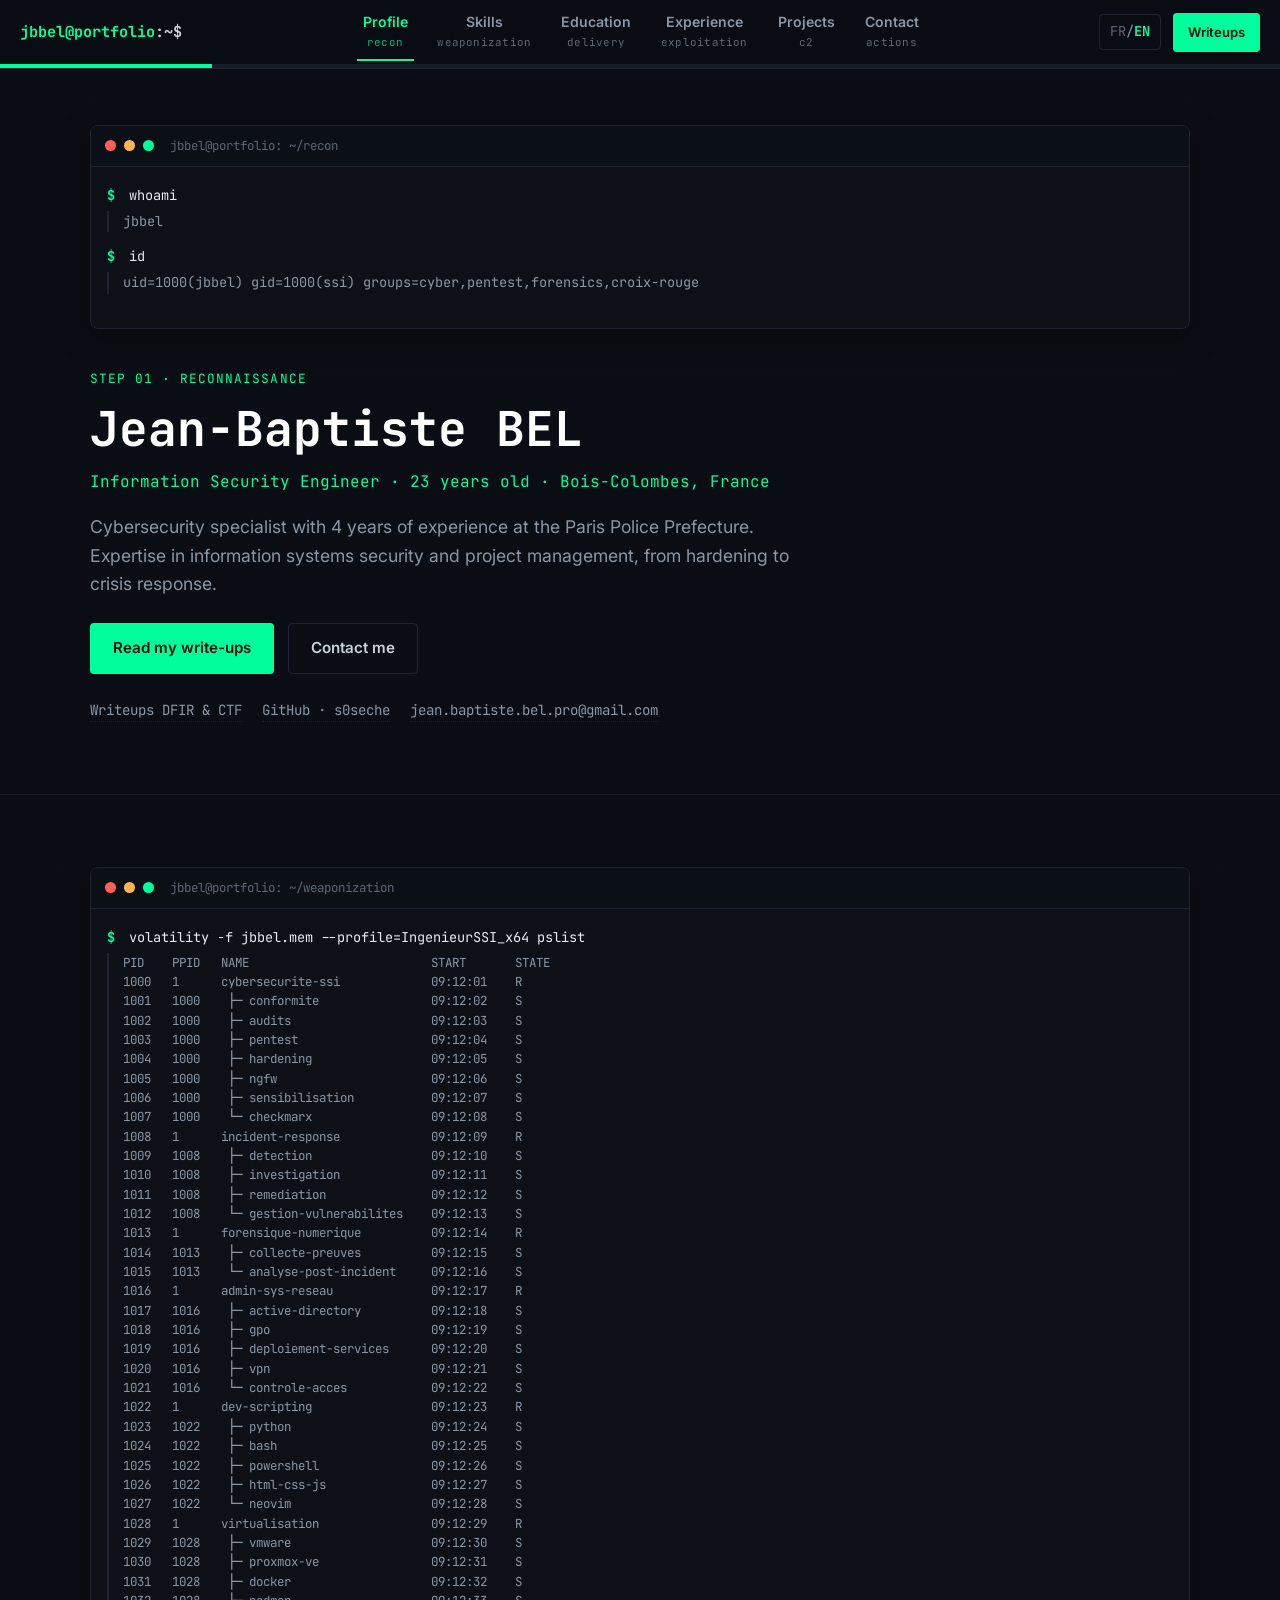
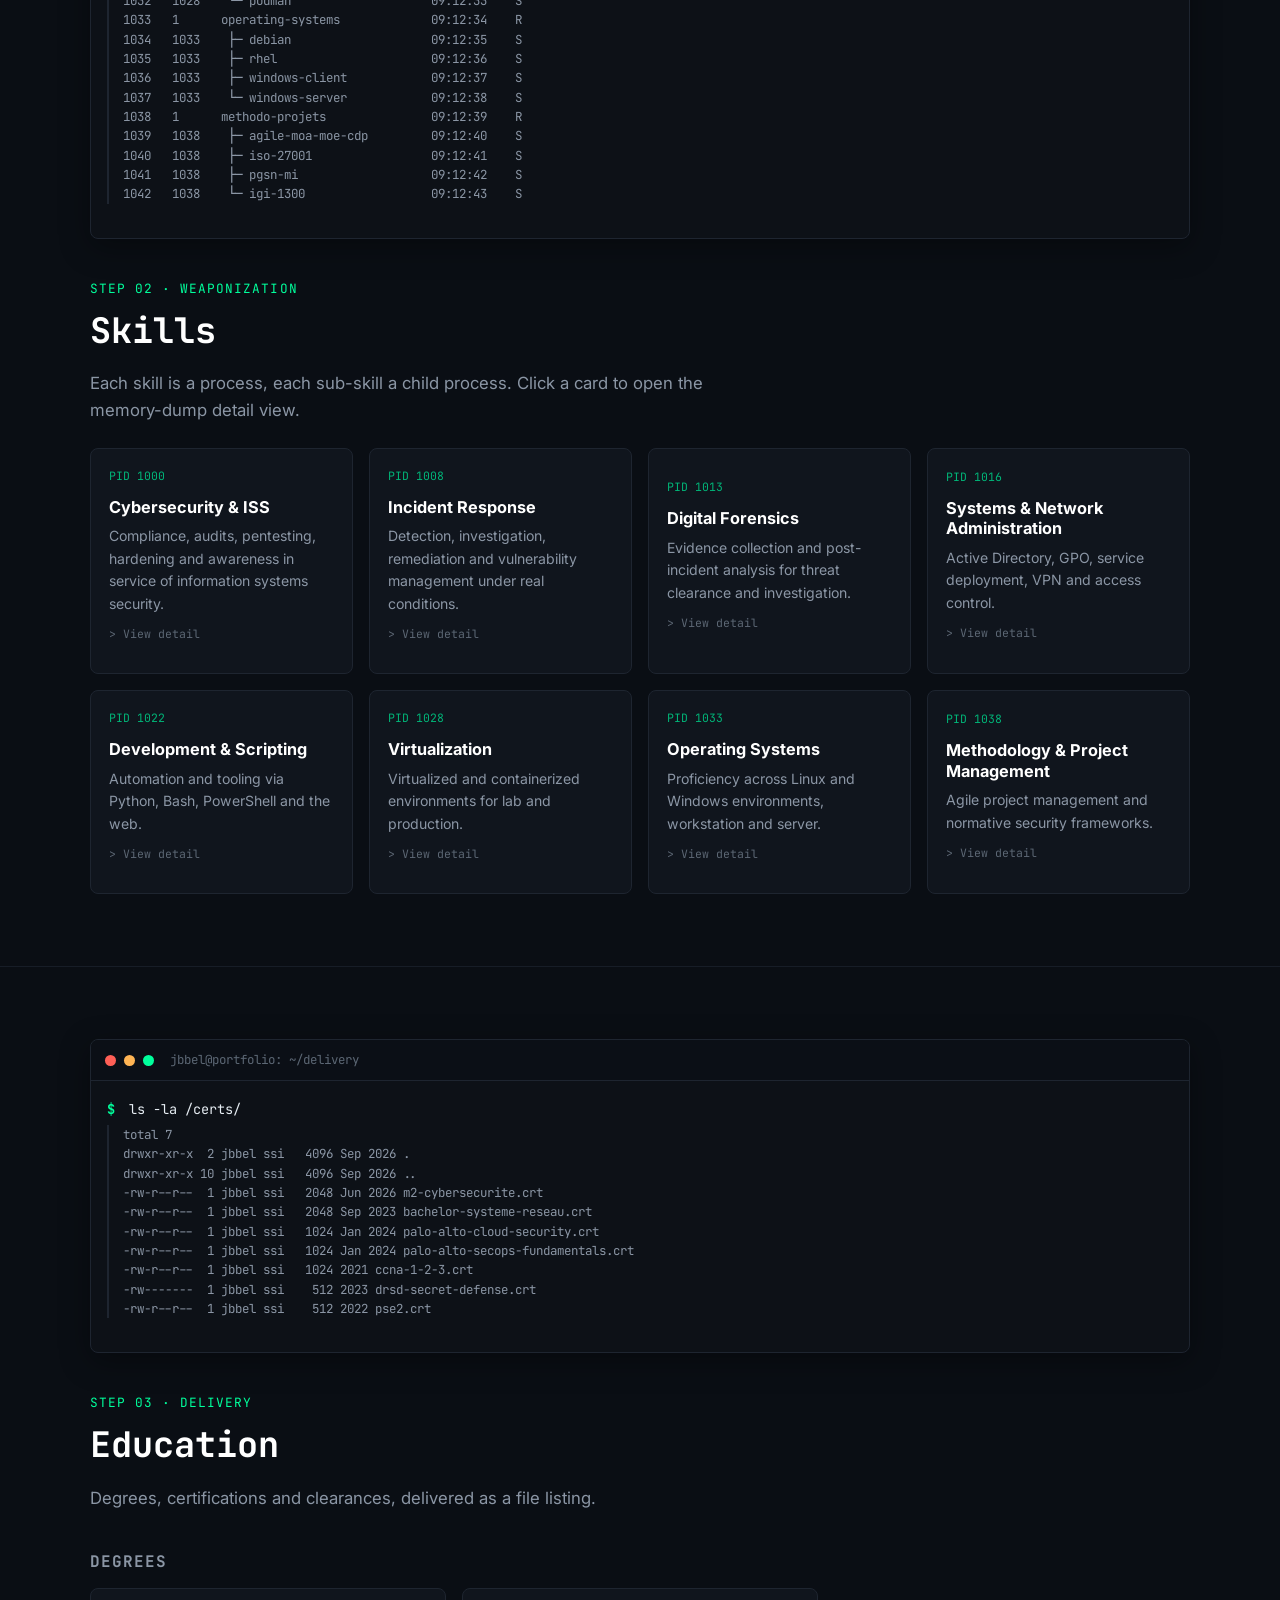
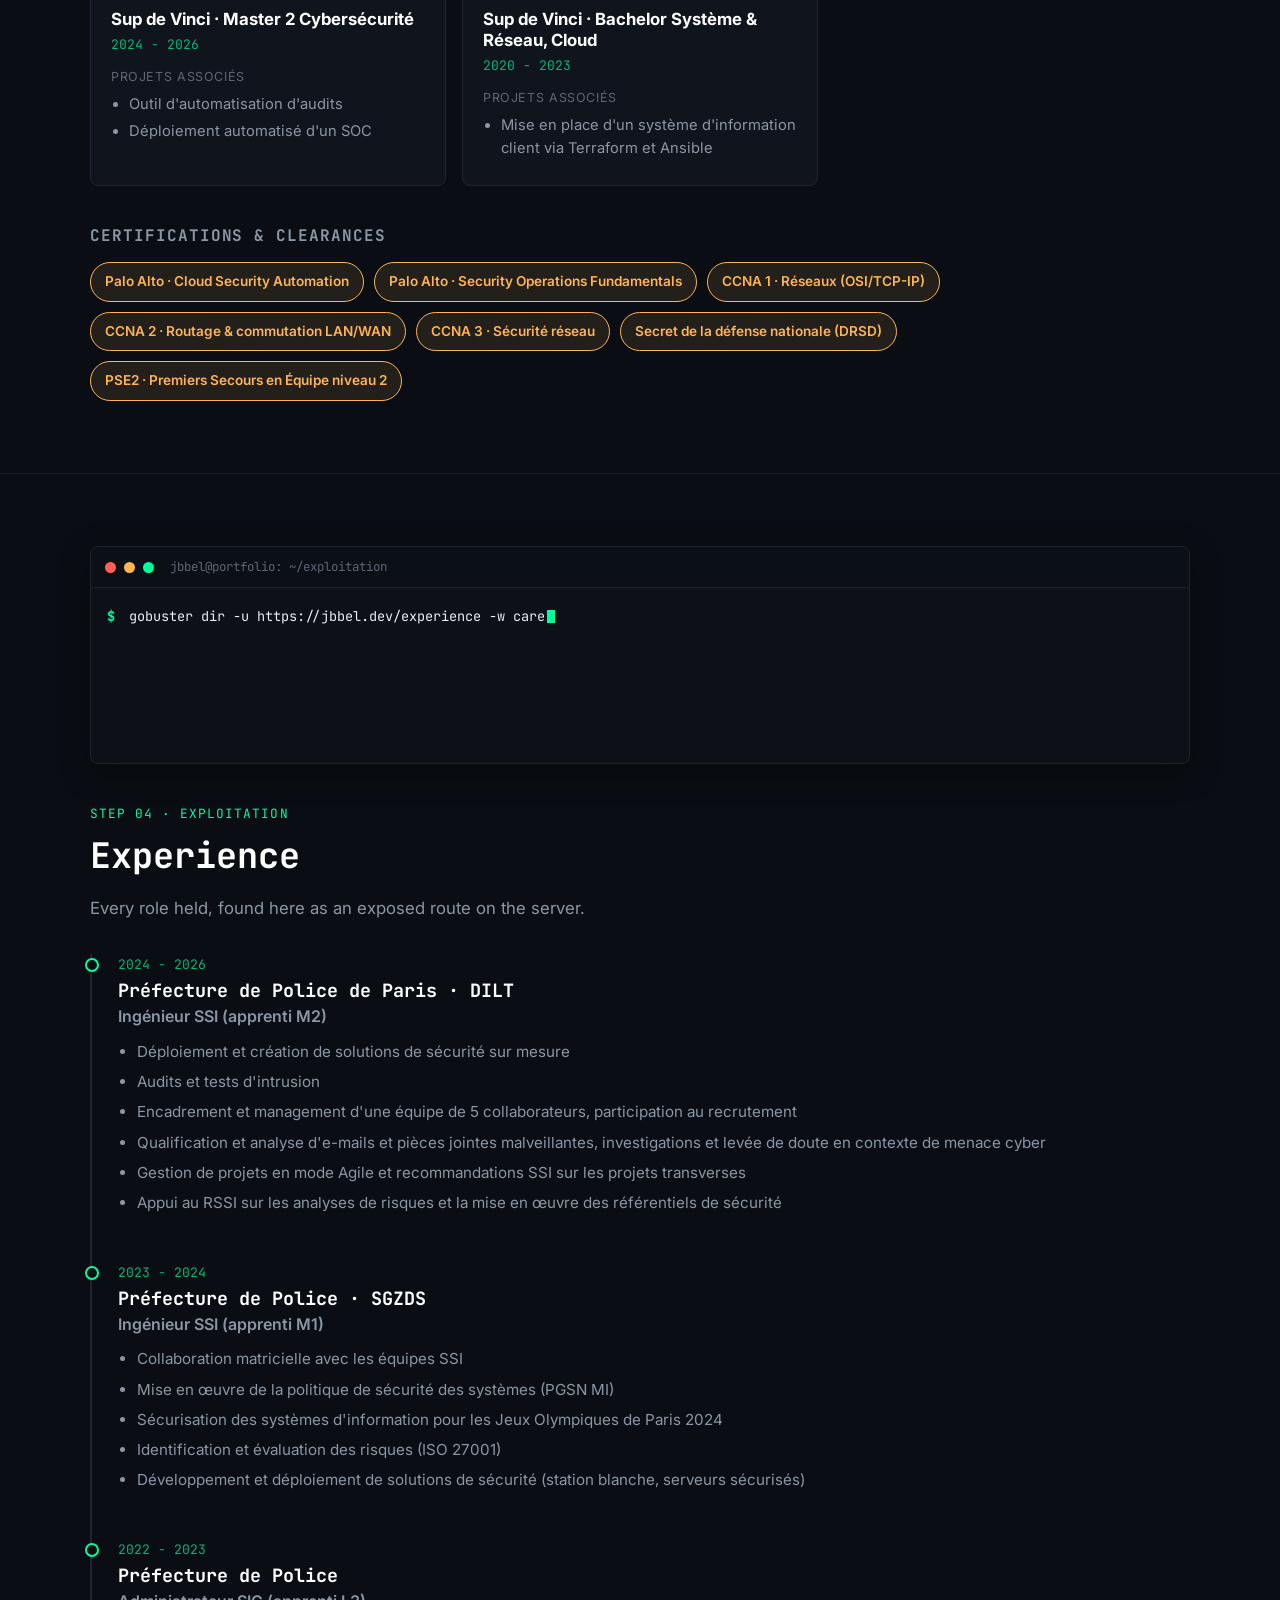
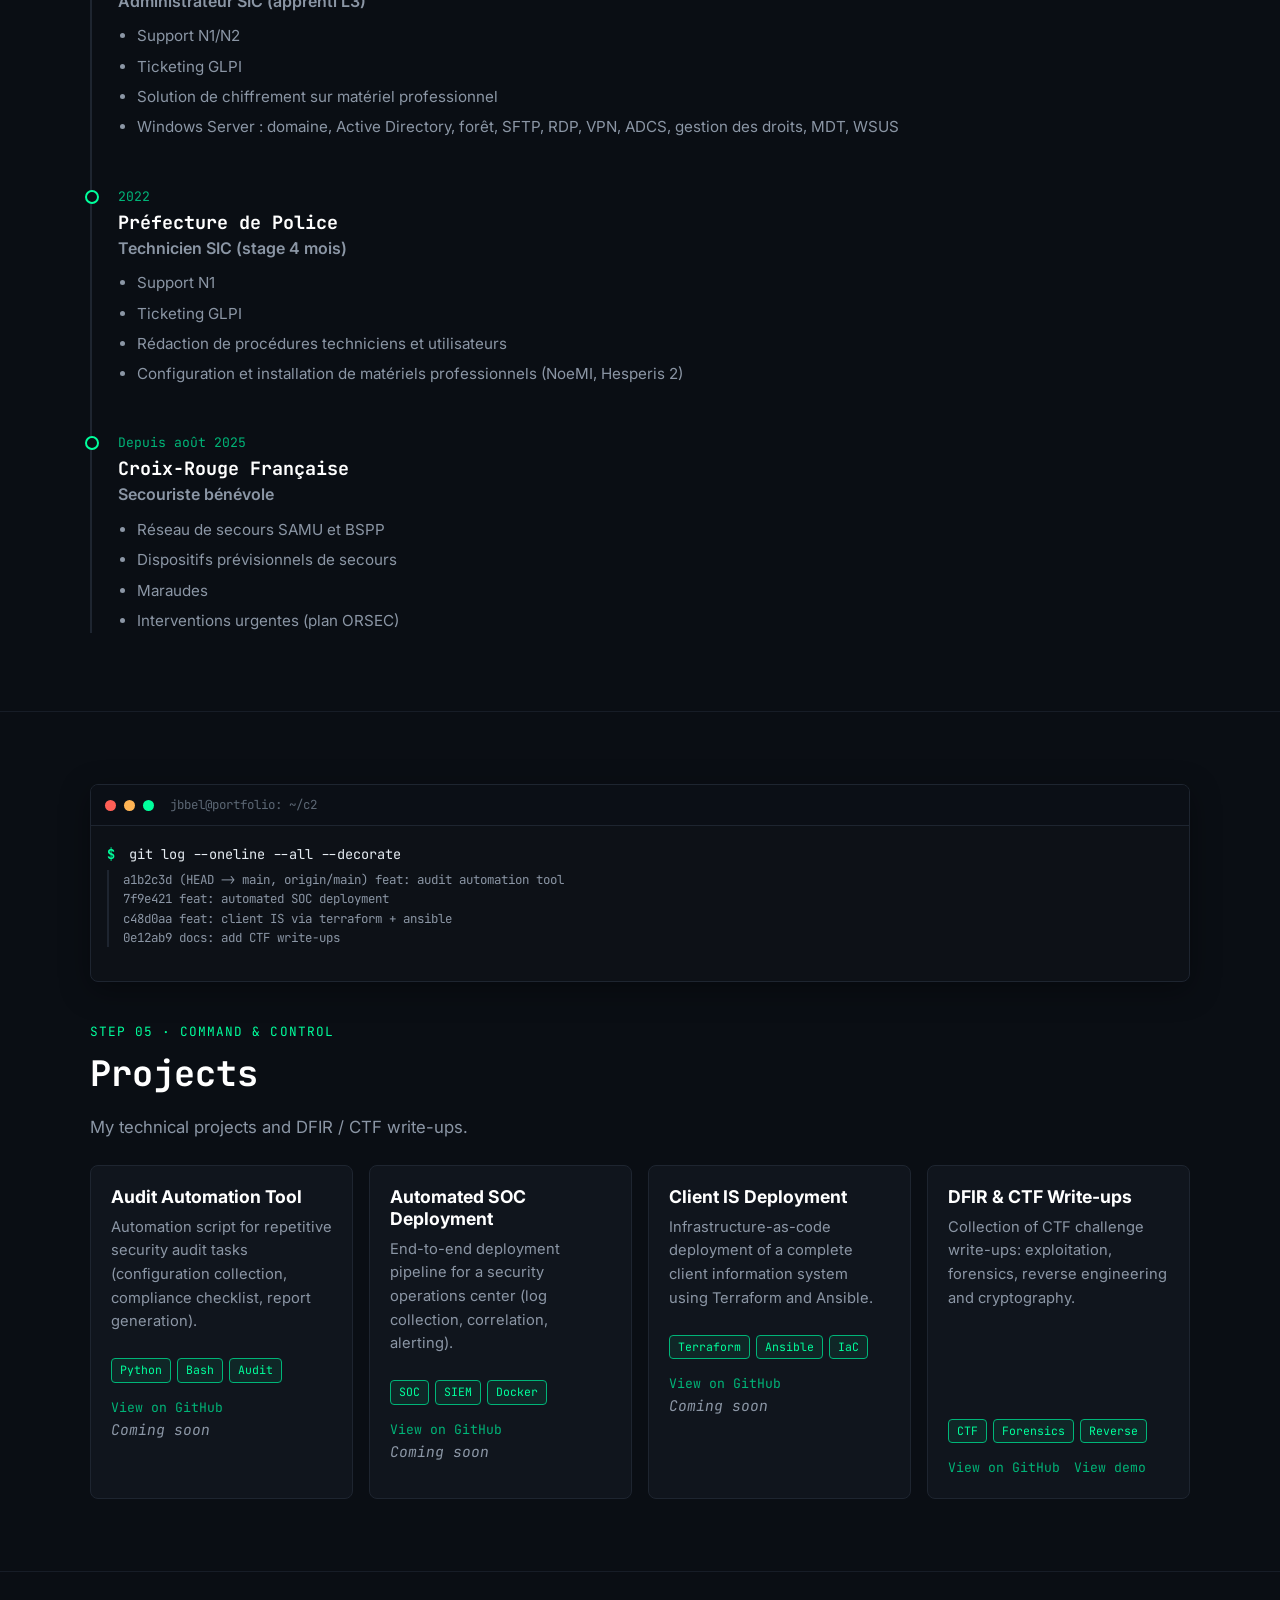
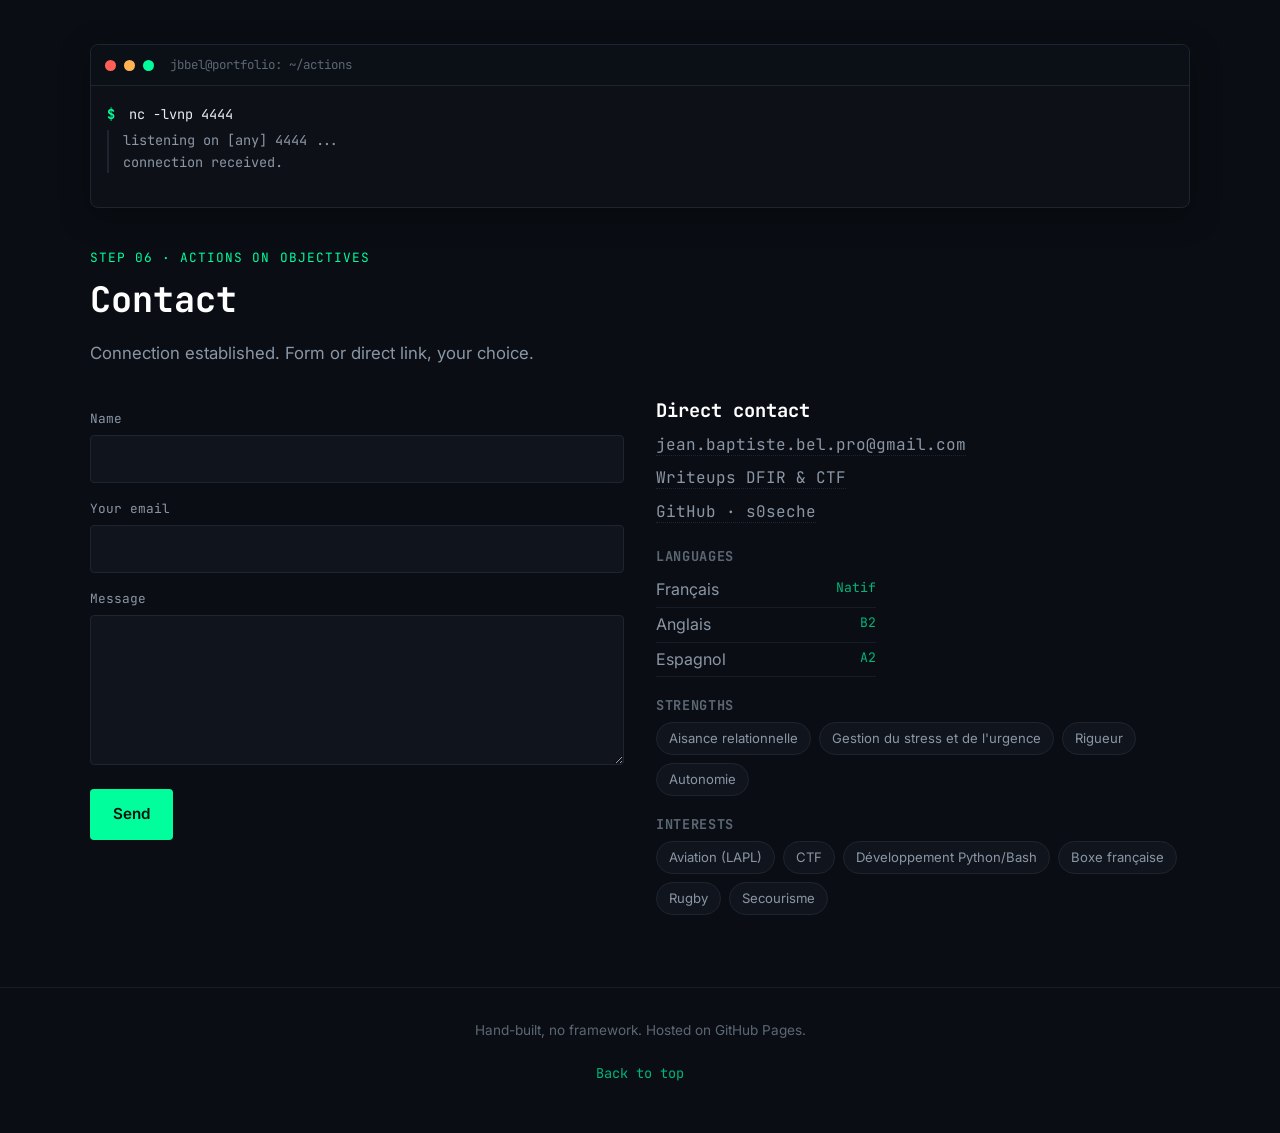
<file: index.html>
<!DOCTYPE html>
<html lang="fr">
<head>
<meta charset="UTF-8">
<meta name="viewport" content="width=device-width, initial-scale=1.0">
<title>Jean-Baptiste BEL · Ingénieur SSI | Portfolio</title>
<meta name="description" content="Portfolio de Jean-Baptiste BEL, Ingénieur en sécurité des systèmes d'information, présenté comme une cyber kill chain.">
<meta name="color-scheme" content="dark">
<meta name="theme-color" content="#0a0e14">

<!-- Open Graph -->
<meta property="og:type" content="website">
<meta property="og:title" content="Jean-Baptiste BEL · Ingénieur SSI">
<meta property="og:description" content="4 ans d'expérience en cybersécurité à la Préfecture de Police de Paris. Audit, réponse à incident, forensique, administration systèmes.">
<meta property="og:image" content="assets/img/og-cover.svg">
<meta property="og:locale" content="fr_FR">

<!-- Twitter -->
<meta name="twitter:card" content="summary_large_image">
<meta name="twitter:title" content="Jean-Baptiste BEL · Ingénieur SSI">
<meta name="twitter:description" content="4 ans d'expérience en cybersécurité à la Préfecture de Police de Paris.">

<link rel="icon" href="assets/img/favicon.svg" type="image/svg+xml">
<link rel="preconnect" href="https://fonts.googleapis.com">
<link rel="preconnect" href="https://fonts.gstatic.com" crossorigin>
<link href="https://fonts.googleapis.com/css2?family=JetBrains+Mono:wght@400;500;700&family=Inter:wght@400;500;600;700&display=swap" rel="stylesheet">
<link rel="stylesheet" href="assets/css/style.css">
</head>
<body>

<a class="skip-link" href="#main" data-i18n="skip">Aller au contenu principal</a>

<!-- ============ NAV ============ -->
<header class="site-header">
  <nav class="site-nav" aria-label="Navigation principale">
    <div class="site-nav__brand" aria-hidden="true">jbbel@portfolio<span class="cursor-tilde">:~$</span></div>

    <button class="burger" id="burgerBtn" aria-expanded="false" aria-controls="mobileMenu">
      <span class="burger__box"><span class="burger__inner"></span></span>
      <span class="sr-only" data-i18n="nav.menuOpen">Ouvrir le menu</span>
    </button>

    <ul class="site-nav__links" id="navLinks">
      <li><a href="#recon" class="nav-link" data-section="recon">
        <span class="nav-link__label" data-i18n="nav.recon.label">Profil</span>
        <span class="nav-link__step" data-i18n="nav.recon.step">[recon]</span>
      </a></li>
      <li><a href="#weaponization" class="nav-link" data-section="weaponization">
        <span class="nav-link__label" data-i18n="nav.weaponization.label">Compétences</span>
        <span class="nav-link__step" data-i18n="nav.weaponization.step">[weaponization]</span>
      </a></li>
      <li><a href="#delivery" class="nav-link" data-section="delivery">
        <span class="nav-link__label" data-i18n="nav.delivery.label">Formation</span>
        <span class="nav-link__step" data-i18n="nav.delivery.step">[delivery]</span>
      </a></li>
      <li><a href="#exploitation" class="nav-link" data-section="exploitation">
        <span class="nav-link__label" data-i18n="nav.exploitation.label">Expériences</span>
        <span class="nav-link__step" data-i18n="nav.exploitation.step">[exploitation]</span>
      </a></li>
      <li><a href="#c2" class="nav-link" data-section="c2">
        <span class="nav-link__label" data-i18n="nav.c2.label">Projets</span>
        <span class="nav-link__step" data-i18n="nav.c2.step">[c2]</span>
      </a></li>
      <li><a href="#actions" class="nav-link" data-section="actions">
        <span class="nav-link__label" data-i18n="nav.actions.label">Contact</span>
        <span class="nav-link__step" data-i18n="nav.actions.step">[actions]</span>
      </a></li>
    </ul>

    <div class="site-nav__tools">
      <button class="lang-switch" id="langSwitch" type="button" aria-label="Changer la langue / Switch language" data-i18n-aria="nav.langSwitch">
        <span class="lang-switch__opt" data-lang-opt="fr">FR</span>/<span class="lang-switch__opt" data-lang-opt="en">EN</span>
      </button>
      <a class="btn btn--primary btn--sm" id="writeupsBtnNav" href="https://s0seche.github.io/redteam_learning/">
        <span data-i18n="nav.writeups">Writeups</span>
      </a>
    </div>
  </nav>

  <!-- Kill chain progress bar -->
  <div class="progress-bar" role="progressbar" aria-valuemin="0" aria-valuemax="6" aria-valuenow="0" aria-label="Progression de la kill chain" data-i18n-aria="progress.label" id="progressBar">
    <span class="progress-bar__segment" data-segment="recon"></span>
    <span class="progress-bar__segment" data-segment="weaponization"></span>
    <span class="progress-bar__segment" data-segment="delivery"></span>
    <span class="progress-bar__segment" data-segment="exploitation"></span>
    <span class="progress-bar__segment" data-segment="c2"></span>
    <span class="progress-bar__segment" data-segment="actions"></span>
  </div>
</header>

<!-- ============ MOBILE MENU ============ -->
<div class="mobile-menu" id="mobileMenu" hidden>
  <ul class="mobile-menu__links">
    <li><a href="#recon" class="mobile-menu__link" data-section="recon">
      <span data-i18n="nav.recon.label">Profil</span> <span class="nav-link__step" data-i18n="nav.recon.step">[recon]</span>
    </a></li>
    <li><a href="#weaponization" class="mobile-menu__link" data-section="weaponization">
      <span data-i18n="nav.weaponization.label">Compétences</span> <span class="nav-link__step" data-i18n="nav.weaponization.step">[weaponization]</span>
    </a></li>
    <li><a href="#delivery" class="mobile-menu__link" data-section="delivery">
      <span data-i18n="nav.delivery.label">Formation</span> <span class="nav-link__step" data-i18n="nav.delivery.step">[delivery]</span>
    </a></li>
    <li><a href="#exploitation" class="mobile-menu__link" data-section="exploitation">
      <span data-i18n="nav.exploitation.label">Expériences</span> <span class="nav-link__step" data-i18n="nav.exploitation.step">[exploitation]</span>
    </a></li>
    <li><a href="#c2" class="mobile-menu__link" data-section="c2">
      <span data-i18n="nav.c2.label">Projets</span> <span class="nav-link__step" data-i18n="nav.c2.step">[c2]</span>
    </a></li>
    <li><a href="#actions" class="mobile-menu__link" data-section="actions">
      <span data-i18n="nav.actions.label">Contact</span> <span class="nav-link__step" data-i18n="nav.actions.step">[actions]</span>
    </a></li>
  </ul>
  <a class="btn btn--primary" href="https://s0seche.github.io/redteam_learning/">
    <span data-i18n="nav.writeups">Writeups</span>
  </a>
</div>

<main id="main">

  <!-- ============ 01 RECON · HERO ============ -->
  <section id="recon" class="section hero" aria-labelledby="recon-title">
    <div class="section__inner">

      <div class="terminal" data-terminal>
        <div class="terminal__bar">
          <span class="terminal__dot terminal__dot--red"></span>
          <span class="terminal__dot terminal__dot--amber"></span>
          <span class="terminal__dot terminal__dot--green"></span>
          <span class="terminal__title">jbbel@portfolio: ~/recon</span>
        </div>
        <div class="terminal__body">
          <p class="terminal__line"><span class="terminal__prompt">$</span> <span class="terminal__cmd" data-typing>whoami</span></p>
          <p class="terminal__output" data-output>jbbel</p>
          <p class="terminal__line"><span class="terminal__prompt">$</span> <span class="terminal__cmd" data-typing>id</span></p>
          <pre class="terminal__output" data-output>uid=1000(jbbel) gid=1000(ssi) groups=cyber,pentest,forensics,croix-rouge</pre>
        </div>
      </div>

      <p class="kicker" data-i18n="hero.kicker">Étape 01 · Reconnaissance</p>
      <h1 id="recon-title" class="hero__name" data-i18n="hero.name">Jean-Baptiste BEL</h1>
      <p class="hero__role"><span data-i18n="hero.jobTitle">Ingénieur SSI</span> · <span data-i18n="hero.meta">23 ans · Bois-Colombes (92)</span></p>
      <p class="hero__pitch" data-i18n="hero.pitch">Spécialiste cybersécurité, 4 ans d'expérience à la Préfecture de Police de Paris. Expertise en sécurité des systèmes d'information et conduite de projet, du hardening à la gestion de crise.</p>

      <div class="hero__cta">
        <a class="btn btn--primary" href="https://s0seche.github.io/redteam_learning/">
          <span data-i18n="hero.ctaWriteups">Lire mes writeups</span>
        </a>
        <a class="btn btn--ghost" href="#actions">
          <span data-i18n="hero.ctaContact">Me contacter</span>
        </a>
      </div>

      <ul class="hero__links" aria-label="Liens" data-i18n-aria="hero.linksLabel">
        <li><a href="https://s0seche.github.io/redteam_learning/">Writeups DFIR &amp; CTF</a></li>
        <li><a href="https://github.com/s0seche" target="_blank" rel="noopener noreferrer">GitHub · s0seche</a></li>
        <li><a href="mailto:jean.baptiste.bel.pro@gmail.com">jean.baptiste.bel.pro@gmail.com</a></li>
      </ul>
    </div>
  </section>

  <!-- ============ 02 WEAPONIZATION · SKILLS ============ -->
  <section id="weaponization" class="section" aria-labelledby="weaponization-title">
    <div class="section__inner">

      <div class="terminal" data-terminal>
        <div class="terminal__bar">
          <span class="terminal__dot terminal__dot--red"></span>
          <span class="terminal__dot terminal__dot--amber"></span>
          <span class="terminal__dot terminal__dot--green"></span>
          <span class="terminal__title">jbbel@portfolio: ~/weaponization</span>
        </div>
        <div class="terminal__body">
          <p class="terminal__line"><span class="terminal__prompt">$</span> <span class="terminal__cmd" data-typing>volatility -f jbbel.mem --profile=IngenieurSSI_x64 pslist</span></p>
          <pre class="terminal__output terminal__output--table" data-output id="pslistOutput">PID    PPID   NAME                          START       STATE
1000   1      cybersecurite-ssi             09:12:01    R
1001   1000    ├─ conformite                09:12:02    S
1002   1000    ├─ audits                    09:12:03    S
1003   1000    ├─ pentest                   09:12:04    S
1004   1000    ├─ hardening                 09:12:05    S
1005   1000    ├─ ngfw                      09:12:06    S
1006   1000    ├─ sensibilisation           09:12:07    S
1007   1000    └─ checkmarx                 09:12:08    S
1008   1      incident-response             09:12:09    R
1009   1008    ├─ detection                 09:12:10    S
1010   1008    ├─ investigation             09:12:11    S
1011   1008    ├─ remediation               09:12:12    S
1012   1008    └─ gestion-vulnerabilites    09:12:13    S
1013   1      forensique-numerique          09:12:14    R
1014   1013    ├─ collecte-preuves          09:12:15    S
1015   1013    └─ analyse-post-incident     09:12:16    S
1016   1      admin-sys-reseau              09:12:17    R
1017   1016    ├─ active-directory          09:12:18    S
1018   1016    ├─ gpo                       09:12:19    S
1019   1016    ├─ deploiement-services      09:12:20    S
1020   1016    ├─ vpn                       09:12:21    S
1021   1016    └─ controle-acces            09:12:22    S
1022   1      dev-scripting                 09:12:23    R
1023   1022    ├─ python                    09:12:24    S
1024   1022    ├─ bash                      09:12:25    S
1025   1022    ├─ powershell                09:12:26    S
1026   1022    ├─ html-css-js               09:12:27    S
1027   1022    └─ neovim                    09:12:28    S
1028   1      virtualisation                09:12:29    R
1029   1028    ├─ vmware                    09:12:30    S
1030   1028    ├─ proxmox-ve                09:12:31    S
1031   1028    ├─ docker                    09:12:32    S
1032   1028    └─ podman                    09:12:33    S
1033   1      operating-systems             09:12:34    R
1034   1033    ├─ debian                    09:12:35    S
1035   1033    ├─ rhel                      09:12:36    S
1036   1033    ├─ windows-client            09:12:37    S
1037   1033    └─ windows-server            09:12:38    S
1038   1      methodo-projets               09:12:39    R
1039   1038    ├─ agile-moa-moe-cdp         09:12:40    S
1040   1038    ├─ iso-27001                 09:12:41    S
1041   1038    ├─ pgsn-mi                   09:12:42    S
1042   1038    └─ igi-1300                  09:12:43    S</pre>
        </div>
      </div>

      <p class="kicker" data-i18n="weaponization.kicker">Étape 02 · Weaponization</p>
      <h2 id="weaponization-title" data-i18n="weaponization.title">Compétences</h2>
      <p class="section__intro" data-i18n="weaponization.intro">Chaque compétence est un processus, chaque sous-domaine un processus enfant. Cliquez sur une carte pour afficher le détail façon dump mémoire.</p>

      <div class="skills-grid" id="skillsGrid" aria-live="polite">
        <!-- Rendered by JS from assets/data/skills.json -->
      </div>

      <noscript>
        <ul class="noscript-list">
          <li>Cybersécurité &amp; SSI : Conformité, Audits, Pentest, Hardening, NGFW, Sensibilisation, CheckMarx</li>
          <li>Réponse à incident : Détection, Investigation, Remédiation, Gestion des vulnérabilités</li>
          <li>Forensique numérique : Collecte de preuves, Analyse post-incident</li>
          <li>Administration Systèmes &amp; Réseaux : Active Directory, GPO, Déploiement de services, VPN, Contrôle d'accès</li>
          <li>Développement &amp; Scripting : Python, Bash, PowerShell, HTML/CSS/JS, Neovim</li>
          <li>Virtualisation : VMware, Proxmox VE, Docker, Podman</li>
          <li>Systèmes d'exploitation : Debian, RHEL, Windows client, Windows Server</li>
          <li>Méthodologie &amp; Gestion de projet : Agile MOA/MOE/CDP, ISO 27001, PGSN MI, IGI 1300</li>
        </ul>
      </noscript>

      <!-- Detail dialog for a skill domain -->
      <div class="skill-detail" id="skillDetail" role="dialog" aria-modal="true" aria-labelledby="skillDetailTitle" hidden>
        <div class="skill-detail__backdrop" data-close-detail></div>
        <div class="skill-detail__panel">
          <button class="skill-detail__close" data-close-detail aria-label="Fermer" data-i18n-aria="weaponization.detailClose">&times;</button>
          <p class="skill-detail__eyebrow"><span data-i18n="weaponization.detailTitle">Dump mémoire :</span> <span id="skillDetailName"></span></p>
          <h3 id="skillDetailTitle"></h3>
          <p id="skillDetailDescription" class="skill-detail__desc"></p>
          <dl class="skill-detail__meta">
            <div><dt data-i18n="weaponization.detailPidLabel">PID</dt><dd id="skillDetailPid"></dd></div>
            <div><dt data-i18n="weaponization.detailStartLabel">démarré</dt><dd id="skillDetailStart"></dd></div>
            <div><dt data-i18n="weaponization.detailStateLabel">état</dt><dd id="skillDetailState"></dd></div>
          </dl>
          <p class="skill-detail__technos-title" data-i18n="weaponization.technosTitle">Processus enfants</p>
          <ul id="skillDetailTechnos" class="skill-detail__technos"></ul>
        </div>
      </div>
    </div>
  </section>

  <!-- ============ 03 DELIVERY · EDUCATION ============ -->
  <section id="delivery" class="section" aria-labelledby="delivery-title">
    <div class="section__inner">

      <div class="terminal" data-terminal>
        <div class="terminal__bar">
          <span class="terminal__dot terminal__dot--red"></span>
          <span class="terminal__dot terminal__dot--amber"></span>
          <span class="terminal__dot terminal__dot--green"></span>
          <span class="terminal__title">jbbel@portfolio: ~/delivery</span>
        </div>
        <div class="terminal__body">
          <p class="terminal__line"><span class="terminal__prompt">$</span> <span class="terminal__cmd" data-typing>ls -la /certs/</span></p>
          <pre class="terminal__output terminal__output--table" data-output>total 7
drwxr-xr-x  2 jbbel ssi   4096 Sep 2026 .
drwxr-xr-x 10 jbbel ssi   4096 Sep 2026 ..
-rw-r--r--  1 jbbel ssi   2048 Jun 2026 m2-cybersecurite.crt
-rw-r--r--  1 jbbel ssi   2048 Sep 2023 bachelor-systeme-reseau.crt
-rw-r--r--  1 jbbel ssi   1024 Jan 2024 palo-alto-cloud-security.crt
-rw-r--r--  1 jbbel ssi   1024 Jan 2024 palo-alto-secops-fundamentals.crt
-rw-r--r--  1 jbbel ssi   1024 2021 ccna-1-2-3.crt
-rw-------  1 jbbel ssi    512 2023 drsd-secret-defense.crt
-rw-r--r--  1 jbbel ssi    512 2022 pse2.crt</pre>
        </div>
      </div>

      <p class="kicker" data-i18n="delivery.kicker">Étape 03 · Delivery</p>
      <h2 id="delivery-title" data-i18n="delivery.title">Formation</h2>
      <p class="section__intro" data-i18n="delivery.intro">Diplômes, certifications et habilitations, livrés comme un listing de fichiers.</p>

      <h3 class="subsection-title" data-i18n="delivery.educationTitle">Diplômes</h3>
      <div class="education-grid" id="educationGrid">
        <!-- Rendered by JS from i18n delivery.items, static fallback below -->
        <article class="cert-card fade-in">
          <h4>Sup de Vinci · Master 2 Cybersécurité</h4>
          <p class="cert-card__period">2024 - 2026</p>
          <p class="cert-card__label">Projets associés</p>
          <ul>
            <li>Outil d'automatisation d'audits</li>
            <li>Déploiement automatisé d'un SOC</li>
          </ul>
        </article>
        <article class="cert-card fade-in">
          <h4>Sup de Vinci · Bachelor Système &amp; Réseau, Cloud</h4>
          <p class="cert-card__period">2020 - 2023</p>
          <p class="cert-card__label">Projets associés</p>
          <ul>
            <li>Mise en place d'un système d'information client via Terraform et Ansible</li>
          </ul>
        </article>
      </div>

      <h3 class="subsection-title" data-i18n="delivery.certsTitle">Certifications &amp; habilitations</h3>
      <ul class="badge-grid" id="certsGrid">
        <li class="badge">Palo Alto · Cloud Security Automation</li>
        <li class="badge">Palo Alto · Security Operations Fundamentals</li>
        <li class="badge">CCNA 1 · Réseaux (OSI/TCP-IP)</li>
        <li class="badge">CCNA 2 · Routage &amp; commutation LAN/WAN</li>
        <li class="badge">CCNA 3 · Sécurité réseau</li>
        <li class="badge">Secret de la défense nationale (DRSD)</li>
        <li class="badge">PSE2 · Premiers Secours en Équipe niveau 2</li>
      </ul>
    </div>
  </section>

  <!-- ============ 04 EXPLOITATION · EXPERIENCE ============ -->
  <section id="exploitation" class="section" aria-labelledby="exploitation-title">
    <div class="section__inner">

      <div class="terminal" data-terminal>
        <div class="terminal__bar">
          <span class="terminal__dot terminal__dot--red"></span>
          <span class="terminal__dot terminal__dot--amber"></span>
          <span class="terminal__dot terminal__dot--green"></span>
          <span class="terminal__title">jbbel@portfolio: ~/exploitation</span>
        </div>
        <div class="terminal__body">
          <p class="terminal__line"><span class="terminal__prompt">$</span> <span class="terminal__cmd" data-typing>gobuster dir -u https://jbbel.dev/experience -w career.txt -t 50</span></p>
          <pre class="terminal__output terminal__output--table" data-output>/ingenieur-ssi-dilt-m2       (Status: 200) [Size: 4096]
/ingenieur-ssi-sgzds-m1      (Status: 200) [Size: 3821]
/administrateur-sic-l3       (Status: 200) [Size: 2765]
/technicien-sic-stage        (Status: 200) [Size: 1920]
/secouriste-croix-rouge      (Status: 200) [Size: 1450]</pre>
        </div>
      </div>

      <p class="kicker" data-i18n="exploitation.kicker">Étape 04 · Exploitation</p>
      <h2 id="exploitation-title" data-i18n="exploitation.title">Expériences</h2>
      <p class="section__intro" data-i18n="exploitation.intro">Chaque poste occupé, retrouvé comme une route exposée sur le serveur.</p>

      <ol class="timeline" id="timeline">
        <li class="timeline__item fade-in">
          <div class="timeline__marker" aria-hidden="true"></div>
          <div class="timeline__content">
            <p class="timeline__period">2024 - 2026</p>
            <h3 class="timeline__org">Préfecture de Police de Paris · DILT</h3>
            <p class="timeline__role">Ingénieur SSI (apprenti M2)</p>
            <ul class="timeline__bullets">
              <li>Déploiement et création de solutions de sécurité sur mesure</li>
              <li>Audits et tests d'intrusion</li>
              <li>Encadrement et management d'une équipe de 5 collaborateurs, participation au recrutement</li>
              <li>Qualification et analyse d'e-mails et pièces jointes malveillantes, investigations et levée de doute en contexte de menace cyber</li>
              <li>Gestion de projets en mode Agile et recommandations SSI sur les projets transverses</li>
              <li>Appui au RSSI sur les analyses de risques et la mise en œuvre des référentiels de sécurité</li>
            </ul>
          </div>
        </li>
        <li class="timeline__item fade-in">
          <div class="timeline__marker" aria-hidden="true"></div>
          <div class="timeline__content">
            <p class="timeline__period">2023 - 2024</p>
            <h3 class="timeline__org">Préfecture de Police · SGZDS</h3>
            <p class="timeline__role">Ingénieur SSI (apprenti M1)</p>
            <ul class="timeline__bullets">
              <li>Collaboration matricielle avec les équipes SSI</li>
              <li>Mise en œuvre de la politique de sécurité des systèmes (PGSN MI)</li>
              <li>Sécurisation des systèmes d'information pour les Jeux Olympiques de Paris 2024</li>
              <li>Identification et évaluation des risques (ISO 27001)</li>
              <li>Développement et déploiement de solutions de sécurité (station blanche, serveurs sécurisés)</li>
            </ul>
          </div>
        </li>
        <li class="timeline__item fade-in">
          <div class="timeline__marker" aria-hidden="true"></div>
          <div class="timeline__content">
            <p class="timeline__period">2022 - 2023</p>
            <h3 class="timeline__org">Préfecture de Police</h3>
            <p class="timeline__role">Administrateur SIC (apprenti L3)</p>
            <ul class="timeline__bullets">
              <li>Support N1/N2</li>
              <li>Ticketing GLPI</li>
              <li>Solution de chiffrement sur matériel professionnel</li>
              <li>Windows Server : domaine, Active Directory, forêt, SFTP, RDP, VPN, ADCS, gestion des droits, MDT, WSUS</li>
            </ul>
          </div>
        </li>
        <li class="timeline__item fade-in">
          <div class="timeline__marker" aria-hidden="true"></div>
          <div class="timeline__content">
            <p class="timeline__period">2022</p>
            <h3 class="timeline__org">Préfecture de Police</h3>
            <p class="timeline__role">Technicien SIC (stage 4 mois)</p>
            <ul class="timeline__bullets">
              <li>Support N1</li>
              <li>Ticketing GLPI</li>
              <li>Rédaction de procédures techniciens et utilisateurs</li>
              <li>Configuration et installation de matériels professionnels (NoeMI, Hesperis 2)</li>
            </ul>
          </div>
        </li>
        <li class="timeline__item fade-in">
          <div class="timeline__marker" aria-hidden="true"></div>
          <div class="timeline__content">
            <p class="timeline__period">Depuis août 2025</p>
            <h3 class="timeline__org">Croix-Rouge Française</h3>
            <p class="timeline__role">Secouriste bénévole</p>
            <ul class="timeline__bullets">
              <li>Réseau de secours SAMU et BSPP</li>
              <li>Dispositifs prévisionnels de secours</li>
              <li>Maraudes</li>
              <li>Interventions urgentes (plan ORSEC)</li>
            </ul>
          </div>
        </li>
      </ol>
    </div>
  </section>

  <!-- ============ 05 C2 · PROJECTS ============ -->
  <section id="c2" class="section" aria-labelledby="c2-title">
    <div class="section__inner">

      <div class="terminal" data-terminal>
        <div class="terminal__bar">
          <span class="terminal__dot terminal__dot--red"></span>
          <span class="terminal__dot terminal__dot--amber"></span>
          <span class="terminal__dot terminal__dot--green"></span>
          <span class="terminal__title">jbbel@portfolio: ~/c2</span>
        </div>
        <div class="terminal__body">
          <p class="terminal__line"><span class="terminal__prompt">$</span> <span class="terminal__cmd" data-typing>git log --oneline --all --decorate</span></p>
          <pre class="terminal__output terminal__output--table" data-output>a1b2c3d (HEAD -> main, origin/main) feat: audit automation tool
7f9e421 feat: automated SOC deployment
c48d0aa feat: client IS via terraform + ansible
0e12ab9 docs: add CTF write-ups</pre>
        </div>
      </div>

      <p class="kicker" data-i18n="c2.kicker">Étape 05 · Command &amp; Control</p>
      <h2 id="c2-title" data-i18n="c2.title">Projets</h2>
      <p class="section__intro" data-i18n="c2.intro">Mes projets techniques et mes writeups DFIR / CTF.</p>

      <div class="project-grid" id="projectGrid" aria-live="polite">
        <!-- Rendered by JS from assets/data/projects.json -->
      </div>

      <noscript>
        <ul class="noscript-list">
          <li><a href="https://github.com/s0seche">Outil d'automatisation d'audits</a></li>
          <li><a href="https://github.com/s0seche">Déploiement automatisé d'un SOC</a></li>
          <li><a href="https://github.com/s0seche">Mise en place d'un SI client (Terraform, Ansible)</a></li>
          <li><a href="https://s0seche.github.io/redteam_learning/">Writeups DFIR &amp; CTF</a></li>
        </ul>
      </noscript>
    </div>
  </section>

  <!-- ============ 06 ACTIONS · CONTACT ============ -->
  <section id="actions" class="section" aria-labelledby="actions-title">
    <div class="section__inner">

      <div class="terminal" data-terminal>
        <div class="terminal__bar">
          <span class="terminal__dot terminal__dot--red"></span>
          <span class="terminal__dot terminal__dot--amber"></span>
          <span class="terminal__dot terminal__dot--green"></span>
          <span class="terminal__title">jbbel@portfolio: ~/actions</span>
        </div>
        <div class="terminal__body">
          <p class="terminal__line"><span class="terminal__prompt">$</span> <span class="terminal__cmd" data-typing>nc -lvnp 4444</span></p>
          <pre class="terminal__output" data-output>listening on [any] 4444 ...
connection received.</pre>
        </div>
      </div>

      <p class="kicker" data-i18n="actions.kicker">Étape 06 · Actions sur objectifs</p>
      <h2 id="actions-title" data-i18n="actions.title">Contact</h2>
      <p class="section__intro" data-i18n="actions.intro">Connexion établie. Formulaire ou lien direct, au choix.</p>

      <div class="contact-grid">
        <form class="contact-form" id="contactForm" action="mailto:jean.baptiste.bel.pro@gmail.com" method="post" enctype="text/plain">
          <label for="cf-name" data-i18n="actions.formName">Nom</label>
          <input type="text" id="cf-name" name="name" required autocomplete="name">

          <label for="cf-email" data-i18n="actions.formEmail">Votre e-mail</label>
          <input type="email" id="cf-email" name="email" required autocomplete="email">

          <label for="cf-message" data-i18n="actions.formMessage">Message</label>
          <textarea id="cf-message" name="message" rows="5" required></textarea>

          <button type="submit" class="btn btn--primary">
            <span data-i18n="actions.formSend">Envoyer</span>
          </button>
        </form>

        <div class="contact-direct">
          <h3 data-i18n="actions.directTitle">Contact direct</h3>
          <ul class="contact-direct__list">
            <li><a href="mailto:jean.baptiste.bel.pro@gmail.com">jean.baptiste.bel.pro@gmail.com</a></li>
            <li><a href="https://s0seche.github.io/redteam_learning/">Writeups DFIR &amp; CTF</a></li>
            <li><a href="https://github.com/s0seche" target="_blank" rel="noopener noreferrer">GitHub · s0seche</a></li>
          </ul>

          <div class="contact-extra">
            <div>
              <h4 data-i18n="actions.languagesTitle">Langues</h4>
              <ul class="lang-list">
                <li>Français <span class="lang-list__level">Natif</span></li>
                <li>Anglais <span class="lang-list__level">B2</span></li>
                <li>Espagnol <span class="lang-list__level">A2</span></li>
              </ul>
            </div>
            <div>
              <h4 data-i18n="actions.qualitiesTitle">Qualités</h4>
              <ul class="tag-list">
                <li>Aisance relationnelle</li>
                <li>Gestion du stress et de l'urgence</li>
                <li>Rigueur</li>
                <li>Autonomie</li>
              </ul>
            </div>
            <div>
              <h4 data-i18n="actions.passionsTitle">Passions</h4>
              <ul class="tag-list">
                <li>Aviation (LAPL)</li>
                <li>CTF</li>
                <li>Développement Python/Bash</li>
                <li>Boxe française</li>
                <li>Rugby</li>
                <li>Secourisme</li>
              </ul>
            </div>
          </div>
        </div>
      </div>
    </div>
  </section>

</main>

<footer class="site-footer">
  <p data-i18n="footer.text">Construit à la main, sans framework. Hébergé sur GitHub Pages.</p>
  <a href="#recon" data-i18n="footer.backToTop">Retour en haut</a>
</footer>

<!-- Konami code easter egg overlay -->
<div class="konami-overlay" id="konamiOverlay" role="dialog" aria-modal="true" aria-labelledby="konamiTitle" tabindex="-1" hidden>
  <pre class="konami-overlay__content">
<span id="konamiTitle">ROOT ACCESS GRANTED</span>

$ cat /root/flag.txt
<span id="konamiFlag">FLAG{you_found_the_konami_code}</span>

<span id="konamiHint">Press any key to close</span></pre>
</div>

<script src="assets/js/i18n.js"></script>
<script src="assets/js/scrollfx.js"></script>
<script src="assets/js/nav.js"></script>
<script src="assets/js/terminal.js"></script>
<script src="assets/js/skills.js"></script>
<script src="assets/js/projects.js"></script>
<script src="assets/js/easter-egg.js"></script>
<script src="assets/js/main.js"></script>
</body>
</html>
</file>
<file: assets/css/style.css>
/* =========================================================
   Jean-Baptiste BEL : Portfolio kill chain
   Dark terminal-modern theme. No framework, custom properties.
   ========================================================= */

:root {
  /* Colors */
  --bg: #0a0e14;
  --bg-raised: #10151d;
  --bg-terminal: #0d1117;
  --border: #1e2530;
  --border-soft: #171d27;
  --text: #c9d1d9;
  --text-dim: #8b96a5;
  --text-muted: #5c6774;
  --accent: #00ff9c;
  --accent-dim: #00b578;
  --accent-bg: rgba(0, 255, 156, 0.08);
  --amber: #ffb454;
  --amber-bg: rgba(255, 180, 84, 0.1);
  --red: #ff5f56;
  --focus-ring: #6cd9ff;

  /* Type */
  --font-mono: 'JetBrains Mono', ui-monospace, 'SFMono-Regular', Menlo, Consolas, monospace;
  --font-sans: 'Inter', system-ui, -apple-system, sans-serif;

  /* Spacing / layout */
  --nav-h: 64px;
  --progress-h: 4px;
  --max-w: 1100px;
  --radius: 8px;
  --radius-sm: 4px;

  --ease: cubic-bezier(0.4, 0, 0.2, 1);
}

/* =========================================================
   Reset
   ========================================================= */
*, *::before, *::after { box-sizing: border-box; }
html { scroll-behavior: smooth; scroll-padding-top: calc(var(--nav-h) + var(--progress-h) + 16px); }
body {
  margin: 0;
  background: var(--bg);
  color: var(--text);
  font-family: var(--font-sans);
  font-size: 16px;
  line-height: 1.6;
  -webkit-font-smoothing: antialiased;
}
img { max-width: 100%; display: block; }
ul, ol { list-style: none; margin: 0; padding: 0; }
a { color: inherit; text-decoration: none; }
h1, h2, h3, h4 { font-family: var(--font-mono); line-height: 1.25; margin: 0 0 0.5em; font-weight: 700; }
p { margin: 0 0 1em; }
button { font: inherit; color: inherit; background: none; border: none; cursor: pointer; }
input, textarea { font: inherit; color: inherit; }

@media (prefers-reduced-motion: reduce) {
  html { scroll-behavior: auto; }
  *, *::before, *::after {
    animation-duration: 0.01ms !important;
    animation-iteration-count: 1 !important;
    transition-duration: 0.01ms !important;
    scroll-behavior: auto !important;
  }
}

/* =========================================================
   Accessibility helpers
   ========================================================= */
.sr-only {
  position: absolute;
  width: 1px; height: 1px;
  padding: 0; margin: -1px;
  overflow: hidden;
  clip: rect(0, 0, 0, 0);
  white-space: nowrap;
  border: 0;
}

.skip-link {
  position: absolute;
  left: 8px;
  top: -50px;
  background: var(--accent);
  color: #04120c;
  padding: 10px 16px;
  border-radius: var(--radius-sm);
  font-family: var(--font-mono);
  font-weight: 700;
  z-index: 1000;
  transition: top 0.2s var(--ease);
}
.skip-link:focus {
  top: 8px;
}

:focus-visible {
  outline: 2px solid var(--focus-ring);
  outline-offset: 2px;
  border-radius: 2px;
}

/* =========================================================
   Layout helpers
   ========================================================= */
.section {
  padding: 72px 20px;
  border-bottom: 1px solid var(--border-soft);
  scroll-margin-top: calc(var(--nav-h) + var(--progress-h) + 12px);
}
.section__inner {
  max-width: var(--max-w);
  margin: 0 auto;
}
.kicker {
  font-family: var(--font-mono);
  color: var(--accent);
  font-size: 0.8rem;
  letter-spacing: 0.08em;
  text-transform: uppercase;
  margin-bottom: 0.75em;
}
.section h2 {
  font-size: clamp(1.6rem, 3.5vw, 2.2rem);
  color: #fff;
}
.section__intro {
  color: var(--text-dim);
  max-width: 60ch;
  font-size: 1.05rem;
}
.subsection-title {
  font-size: 1rem;
  color: var(--text-dim);
  text-transform: uppercase;
  letter-spacing: 0.06em;
  margin: 2.5em 0 1em;
}

/* Fade-in on scroll (progressive enhancement, JS adds .is-visible) */
.fade-in {
  opacity: 0;
  transform: translateY(16px);
  transition: opacity 0.6s var(--ease), transform 0.6s var(--ease);
}
.fade-in.is-visible {
  opacity: 1;
  transform: translateY(0);
}
@media (prefers-reduced-motion: reduce) {
  .fade-in { opacity: 1; transform: none; }
}

/* =========================================================
   Header / Nav
   ========================================================= */
.site-header {
  position: sticky;
  top: 0;
  z-index: 500;
  background: rgba(10, 14, 20, 0.92);
  backdrop-filter: blur(8px);
  border-bottom: 1px solid var(--border);
}
.site-nav {
  height: var(--nav-h);
  max-width: 1300px;
  margin: 0 auto;
  padding: 0 20px;
  display: flex;
  align-items: center;
  gap: 20px;
}
.site-nav__brand {
  font-family: var(--font-mono);
  color: var(--accent);
  font-weight: 700;
  font-size: 0.95rem;
  white-space: nowrap;
}
.cursor-tilde {
  color: var(--text);
}
.site-nav__links {
  display: none;
  flex: 1;
  justify-content: center;
  gap: clamp(4px, 1.4vw, 22px);
}
.nav-link {
  display: flex;
  flex-direction: column;
  align-items: center;
  padding: 8px 6px;
  font-family: var(--font-sans);
  font-size: 0.88rem;
  font-weight: 600;
  color: var(--text-dim);
  border-bottom: 2px solid transparent;
  transition: color 0.2s var(--ease), border-color 0.2s var(--ease);
  white-space: nowrap;
}
.nav-link__step {
  font-family: var(--font-mono);
  font-size: 0.68rem;
  font-weight: 400;
  color: var(--text-muted);
  letter-spacing: 0.02em;
}
.nav-link:hover { color: var(--text); }
.nav-link.is-active {
  color: var(--accent);
  border-bottom-color: var(--accent);
}
.nav-link.is-active .nav-link__step { color: var(--accent-dim); }

.site-nav__tools {
  display: flex;
  align-items: center;
  gap: 12px;
  margin-left: auto;
}
.lang-switch {
  font-family: var(--font-mono);
  font-size: 0.85rem;
  border: 1px solid var(--border);
  border-radius: var(--radius-sm);
  padding: 6px 10px;
  color: var(--text-dim);
}
.lang-switch:hover { border-color: var(--accent-dim); color: var(--text); }
.lang-switch__opt { color: var(--text-muted); }
.lang-switch[data-lang="fr"] [data-lang-opt="fr"],
.lang-switch[data-lang="en"] [data-lang-opt="en"] {
  color: var(--accent);
  font-weight: 700;
}

.burger {
  display: inline-flex;
  align-items: center;
  justify-content: center;
  width: 40px; height: 40px;
  margin-left: auto;
}
.burger__box { width: 22px; height: 16px; position: relative; display: block; }
.burger__inner, .burger__inner::before, .burger__inner::after {
  position: absolute;
  width: 22px; height: 2px;
  background: var(--text);
  border-radius: 2px;
  transition: transform 0.25s var(--ease), opacity 0.2s var(--ease), background 0.2s;
}
.burger__inner { top: 7px; }
.burger__inner::before { content: ""; top: -7px; }
.burger__inner::after { content: ""; top: 7px; }
.burger[aria-expanded="true"] .burger__inner { background: transparent; }
.burger[aria-expanded="true"] .burger__inner::before { transform: translateY(7px) rotate(45deg); background: var(--accent); }
.burger[aria-expanded="true"] .burger__inner::after { transform: translateY(-7px) rotate(-45deg); background: var(--accent); }

@media (min-width: 900px) {
  .site-nav__links { display: flex; }
  .burger { display: none; }
}

/* Progress bar */
.progress-bar {
  height: var(--progress-h);
  display: flex;
  gap: 2px;
  background: var(--border-soft);
}
.progress-bar__segment {
  flex: 1;
  background: transparent;
  position: relative;
  overflow: hidden;
}
.progress-bar__segment::after {
  content: "";
  position: absolute;
  inset: 0;
  background: var(--accent);
  transform: scaleX(0);
  transform-origin: left;
  transition: transform 0.3s var(--ease);
}
.progress-bar__segment.is-filled::after { transform: scaleX(1); }

/* Mobile fullscreen menu */
.mobile-menu {
  position: fixed;
  inset: 0;
  z-index: 400;
  background: var(--bg);
  padding: calc(var(--nav-h) + var(--progress-h) + 24px) 24px 24px;
  display: flex;
  flex-direction: column;
  gap: 32px;
  overflow-y: auto;
}
.mobile-menu[hidden] { display: none; }
.mobile-menu__links { display: flex; flex-direction: column; gap: 4px; }
.mobile-menu__link {
  font-family: var(--font-sans);
  font-size: 1.3rem;
  font-weight: 700;
  padding: 14px 4px;
  border-bottom: 1px solid var(--border-soft);
  display: flex;
  align-items: baseline;
  gap: 10px;
  color: var(--text);
}
.mobile-menu__link .nav-link__step { font-size: 0.75rem; }
.mobile-menu__link.is-active { color: var(--accent); }

@media (min-width: 900px) {
  .mobile-menu { display: none !important; }
}

/* =========================================================
   Terminal component
   ========================================================= */
.terminal {
  background: var(--bg-terminal);
  border: 1px solid var(--border);
  border-radius: var(--radius);
  overflow: hidden;
  margin-bottom: 2.5rem;
  box-shadow: 0 8px 30px rgba(0,0,0,0.35);
}
.terminal__bar {
  display: flex;
  align-items: center;
  gap: 8px;
  padding: 10px 14px;
  background: #0b0f16;
  border-bottom: 1px solid var(--border);
}
.terminal__dot {
  width: 11px; height: 11px;
  border-radius: 50%;
  display: inline-block;
}
.terminal__dot--red { background: var(--red); }
.terminal__dot--amber { background: var(--amber); }
.terminal__dot--green { background: var(--accent); }
.terminal__title {
  margin-left: 8px;
  font-family: var(--font-mono);
  font-size: 0.78rem;
  color: var(--text-muted);
}
.terminal__body {
  padding: 18px 16px 20px;
  font-family: var(--font-mono);
  font-size: 0.85rem;
  overflow-x: auto;
}
.terminal__line {
  margin: 0 0 4px;
  color: var(--text);
  white-space: pre-wrap;
  word-break: break-word;
}
.terminal__prompt {
  color: var(--accent);
  font-weight: 700;
  margin-right: 6px;
}
.terminal__cmd {
  color: #e6edf3;
}
.terminal__cmd::after {
  content: "";
  display: inline-block;
  width: 8px; height: 1em;
  vertical-align: -2px;
  margin-left: 2px;
  background: var(--accent);
  animation: blink 1s step-end infinite;
}
.terminal__cmd.typing-done::after { display: none; }
@keyframes blink {
  0%, 100% { opacity: 1; }
  50% { opacity: 0; }
}

.terminal__output {
  color: var(--text-dim);
  margin: 0 0 14px;
  padding-left: 14px;
  border-left: 2px solid var(--border);
  white-space: pre-wrap;
  font-family: var(--font-mono);
}
.terminal__output--table {
  overflow-x: auto;
  font-size: 0.78rem;
  line-height: 1.55;
  white-space: pre;
}
.terminal__output[data-revealing] {
  opacity: 0;
  transform: translateY(-4px);
  transition: opacity 0.4s var(--ease), transform 0.4s var(--ease);
}
.terminal__output.is-revealed {
  opacity: 1;
  transform: none;
}

/* =========================================================
   Buttons
   ========================================================= */
.btn {
  display: inline-flex;
  align-items: center;
  justify-content: center;
  gap: 8px;
  padding: 12px 22px;
  border-radius: var(--radius-sm);
  font-family: var(--font-sans);
  font-weight: 600;
  font-size: 0.95rem;
  border: 1px solid transparent;
  transition: transform 0.15s var(--ease), background 0.2s var(--ease), border-color 0.2s var(--ease);
}
.btn:hover { transform: translateY(-1px); }
.btn--primary {
  background: var(--accent);
  color: #04120c;
}
.btn--primary:hover { background: #33ffb1; }
.btn--ghost {
  background: transparent;
  border-color: var(--border);
  color: var(--text);
}
.btn--ghost:hover { border-color: var(--accent-dim); color: var(--accent); }
.btn--sm { padding: 8px 14px; font-size: 0.82rem; }

/* =========================================================
   Hero
   ========================================================= */
.hero { padding-top: 56px; }
.hero__name {
  font-size: clamp(2rem, 5vw, 3rem);
  color: #fff;
  margin-bottom: 0.2em;
}
.hero__role {
  font-family: var(--font-mono);
  color: var(--accent);
  font-size: 1rem;
  margin-bottom: 1.2em;
}
.hero__pitch {
  font-size: 1.1rem;
  color: var(--text-dim);
  max-width: 65ch;
}
.hero__cta {
  display: flex;
  flex-wrap: wrap;
  gap: 14px;
  margin: 1.6em 0;
}
.hero__links {
  display: flex;
  flex-wrap: wrap;
  gap: 8px 20px;
  font-family: var(--font-mono);
  font-size: 0.88rem;
}
.hero__links a {
  color: var(--text-dim);
  border-bottom: 1px dotted var(--border);
  padding-bottom: 2px;
}
.hero__links a:hover { color: var(--accent); border-color: var(--accent-dim); }

/* =========================================================
   Skills grid + detail
   ========================================================= */
.skills-grid {
  display: grid;
  grid-template-columns: repeat(auto-fill, minmax(240px, 1fr));
  gap: 16px;
  margin-top: 1.5rem;
}
.skill-card {
  background: var(--bg-raised);
  border: 1px solid var(--border);
  border-radius: var(--radius);
  padding: 18px;
  text-align: left;
  cursor: pointer;
  transition: border-color 0.2s var(--ease), transform 0.2s var(--ease);
}
.skill-card:hover, .skill-card:focus-visible {
  border-color: var(--accent-dim);
  transform: translateY(-2px);
}
.skill-card__pid {
  font-family: var(--font-mono);
  font-size: 0.72rem;
  color: var(--accent-dim);
}
.skill-card__name {
  font-family: var(--font-sans);
  font-weight: 700;
  color: #fff;
  margin: 6px 0 8px;
  font-size: 1.02rem;
}
.skill-card__desc {
  color: var(--text-dim);
  font-size: 0.88rem;
  margin-bottom: 10px;
}
.skill-card__hint {
  font-family: var(--font-mono);
  font-size: 0.72rem;
  color: var(--text-muted);
}

.skill-detail {
  position: fixed;
  inset: 0;
  z-index: 700;
  display: flex;
  align-items: center;
  justify-content: center;
  padding: 20px;
}
.skill-detail[hidden] { display: none; }
.skill-detail__backdrop {
  position: absolute;
  inset: 0;
  background: rgba(4, 6, 10, 0.75);
}
.skill-detail__panel {
  position: relative;
  background: var(--bg-terminal);
  border: 1px solid var(--accent-dim);
  border-radius: var(--radius);
  max-width: 560px;
  width: 100%;
  max-height: 85vh;
  overflow-y: auto;
  padding: 28px 26px;
  box-shadow: 0 20px 60px rgba(0,0,0,0.5);
}
.skill-detail__close {
  position: absolute;
  top: 12px; right: 14px;
  font-size: 1.4rem;
  color: var(--text-dim);
  line-height: 1;
}
.skill-detail__close:hover { color: var(--accent); }
.skill-detail__eyebrow {
  font-family: var(--font-mono);
  font-size: 0.78rem;
  color: var(--text-muted);
  margin-bottom: 4px;
}
.skill-detail__panel h3 {
  color: #fff;
  font-size: 1.3rem;
  margin-bottom: 10px;
}
.skill-detail__desc { color: var(--text-dim); }
.skill-detail__meta {
  display: flex;
  gap: 24px;
  font-family: var(--font-mono);
  font-size: 0.82rem;
  margin: 16px 0;
  padding: 12px 0;
  border-top: 1px solid var(--border);
  border-bottom: 1px solid var(--border);
}
.skill-detail__meta dt { color: var(--text-muted); margin-bottom: 2px; }
.skill-detail__meta dd { margin: 0; color: var(--accent); }
.skill-detail__technos-title {
  font-family: var(--font-mono);
  text-transform: uppercase;
  font-size: 0.75rem;
  letter-spacing: 0.06em;
  color: var(--text-muted);
  margin-bottom: 10px;
}
.skill-detail__technos {
  display: flex;
  flex-wrap: wrap;
  gap: 8px;
  font-family: var(--font-mono);
  font-size: 0.82rem;
}
.skill-detail__technos li {
  background: var(--accent-bg);
  color: var(--accent);
  border: 1px solid var(--accent-dim);
  border-radius: 4px;
  padding: 4px 10px;
}

/* =========================================================
   Education (delivery)
   ========================================================= */
.education-grid {
  display: grid;
  grid-template-columns: repeat(auto-fill, minmax(280px, 1fr));
  gap: 16px;
  margin-bottom: 1rem;
}
.cert-card {
  background: var(--bg-raised);
  border: 1px solid var(--border);
  border-radius: var(--radius);
  padding: 20px;
}
.cert-card h4 {
  color: #fff;
  font-family: var(--font-sans);
  font-size: 1.05rem;
  margin-bottom: 4px;
}
.cert-card__period {
  font-family: var(--font-mono);
  color: var(--accent-dim);
  font-size: 0.82rem;
  margin-bottom: 12px;
}
.cert-card__label {
  font-size: 0.78rem;
  text-transform: uppercase;
  letter-spacing: 0.05em;
  color: var(--text-muted);
  margin-bottom: 6px;
}
.cert-card ul { padding-left: 1.1em; }
.cert-card li { color: var(--text-dim); font-size: 0.92rem; list-style: disc; margin-bottom: 4px; }

.badge-grid {
  display: flex;
  flex-wrap: wrap;
  gap: 10px;
}
.badge {
  background: var(--amber-bg);
  border: 1px solid var(--amber);
  color: var(--amber);
  padding: 8px 14px;
  border-radius: 999px;
  font-size: 0.85rem;
  font-weight: 600;
}

/* =========================================================
   Timeline (exploitation)
   ========================================================= */
.timeline {
  position: relative;
  margin-top: 2rem;
  padding-left: 26px;
  border-left: 2px solid var(--border);
}
.timeline__item {
  position: relative;
  padding-bottom: 40px;
}
.timeline__item:last-child { padding-bottom: 0; }
.timeline__marker {
  position: absolute;
  left: -33px;
  top: 4px;
  width: 14px; height: 14px;
  border-radius: 50%;
  background: var(--bg);
  border: 2px solid var(--accent);
}
.timeline__period {
  font-family: var(--font-mono);
  color: var(--accent-dim);
  font-size: 0.82rem;
  margin-bottom: 4px;
}
.timeline__org {
  color: #fff;
  font-size: 1.15rem;
  margin-bottom: 2px;
}
.timeline__role {
  color: var(--text-dim);
  font-weight: 600;
  font-family: var(--font-sans);
  margin-bottom: 10px;
}
.timeline__bullets { padding-left: 1.2em; }
.timeline__bullets li {
  list-style: disc;
  color: var(--text-dim);
  font-size: 0.95rem;
  margin-bottom: 6px;
}

/* =========================================================
   Projects (c2)
   ========================================================= */
.project-grid {
  display: grid;
  grid-template-columns: repeat(auto-fill, minmax(260px, 1fr));
  gap: 16px;
  margin-top: 1.5rem;
}
.project-card {
  background: var(--bg-raised);
  border: 1px solid var(--border);
  border-radius: var(--radius);
  padding: 20px;
  display: flex;
  flex-direction: column;
}
.project-card h3 {
  color: #fff;
  font-family: var(--font-sans);
  font-size: 1.1rem;
  margin-bottom: 8px;
}
.project-card p { color: var(--text-dim); font-size: 0.92rem; flex: 1; }
.project-card__tags {
  display: flex;
  flex-wrap: wrap;
  gap: 6px;
  margin: 10px 0 14px;
}
.project-card__tags li {
  font-family: var(--font-mono);
  font-size: 0.72rem;
  color: var(--accent);
  background: var(--accent-bg);
  border: 1px solid var(--accent-dim);
  padding: 2px 8px;
  border-radius: 4px;
}
.project-card__links {
  display: flex;
  gap: 14px;
  font-family: var(--font-mono);
  font-size: 0.82rem;
}
.project-card__links a { color: var(--accent-dim); }
.project-card__links a:hover { color: var(--accent); }
.project-card__status {
  font-family: var(--font-mono);
  font-size: 0.72rem;
  color: var(--text-muted);
  font-style: italic;
}

.noscript-list { margin-top: 1.5rem; }
.noscript-list li {
  padding: 10px 0;
  border-bottom: 1px solid var(--border-soft);
  color: var(--text-dim);
}

/* =========================================================
   Contact (actions)
   ========================================================= */
.contact-grid {
  display: grid;
  grid-template-columns: 1fr;
  gap: 32px;
  margin-top: 2rem;
}
@media (min-width: 800px) {
  .contact-grid { grid-template-columns: 1fr 1fr; }
}
.contact-form {
  display: flex;
  flex-direction: column;
  gap: 6px;
}
.contact-form label {
  font-family: var(--font-mono);
  font-size: 0.8rem;
  color: var(--text-dim);
  margin-top: 10px;
}
.contact-form input, .contact-form textarea {
  background: var(--bg-raised);
  border: 1px solid var(--border);
  border-radius: var(--radius-sm);
  padding: 10px 12px;
  color: var(--text);
}
.contact-form input:focus, .contact-form textarea:focus {
  border-color: var(--accent-dim);
}
.contact-form button { margin-top: 18px; align-self: flex-start; }

.contact-direct h3 { color: #fff; }
.contact-direct__list { margin-bottom: 1.5rem; }
.contact-direct__list li { margin-bottom: 8px; }
.contact-direct__list a {
  font-family: var(--font-mono);
  color: var(--text-dim);
  border-bottom: 1px dotted var(--border);
}
.contact-direct__list a:hover { color: var(--accent); border-color: var(--accent-dim); }

.contact-extra {
  display: grid;
  gap: 20px;
}
.contact-extra h4 {
  font-size: 0.85rem;
  text-transform: uppercase;
  letter-spacing: 0.05em;
  color: var(--text-muted);
  margin-bottom: 8px;
}
.lang-list li {
  display: flex;
  justify-content: space-between;
  max-width: 220px;
  color: var(--text-dim);
  padding: 4px 0;
  border-bottom: 1px solid var(--border-soft);
}
.lang-list__level { color: var(--accent-dim); font-family: var(--font-mono); font-size: 0.82rem; }
.tag-list { display: flex; flex-wrap: wrap; gap: 8px; }
.tag-list li {
  background: var(--bg-raised);
  border: 1px solid var(--border);
  color: var(--text-dim);
  padding: 5px 12px;
  border-radius: 999px;
  font-size: 0.82rem;
}

/* =========================================================
   Footer
   ========================================================= */
.site-footer {
  text-align: center;
  padding: 32px 20px 48px;
  color: var(--text-muted);
  font-size: 0.85rem;
}
.site-footer a {
  display: inline-block;
  margin-top: 8px;
  font-family: var(--font-mono);
  color: var(--accent-dim);
}
.site-footer a:hover { color: var(--accent); }

/* =========================================================
   Konami easter egg
   ========================================================= */
.konami-overlay {
  position: fixed;
  inset: 0;
  z-index: 900;
  background: #000;
  color: var(--accent);
  display: flex;
  align-items: center;
  justify-content: center;
  padding: 20px;
}
.konami-overlay[hidden] { display: none; }
.konami-overlay__content {
  font-family: var(--font-mono);
  font-size: clamp(0.9rem, 2.4vw, 1.3rem);
  text-align: center;
  line-height: 1.8;
  text-shadow: 0 0 12px var(--accent);
}
#konamiHint { color: var(--text-muted); font-size: 0.8em; }
</file>
